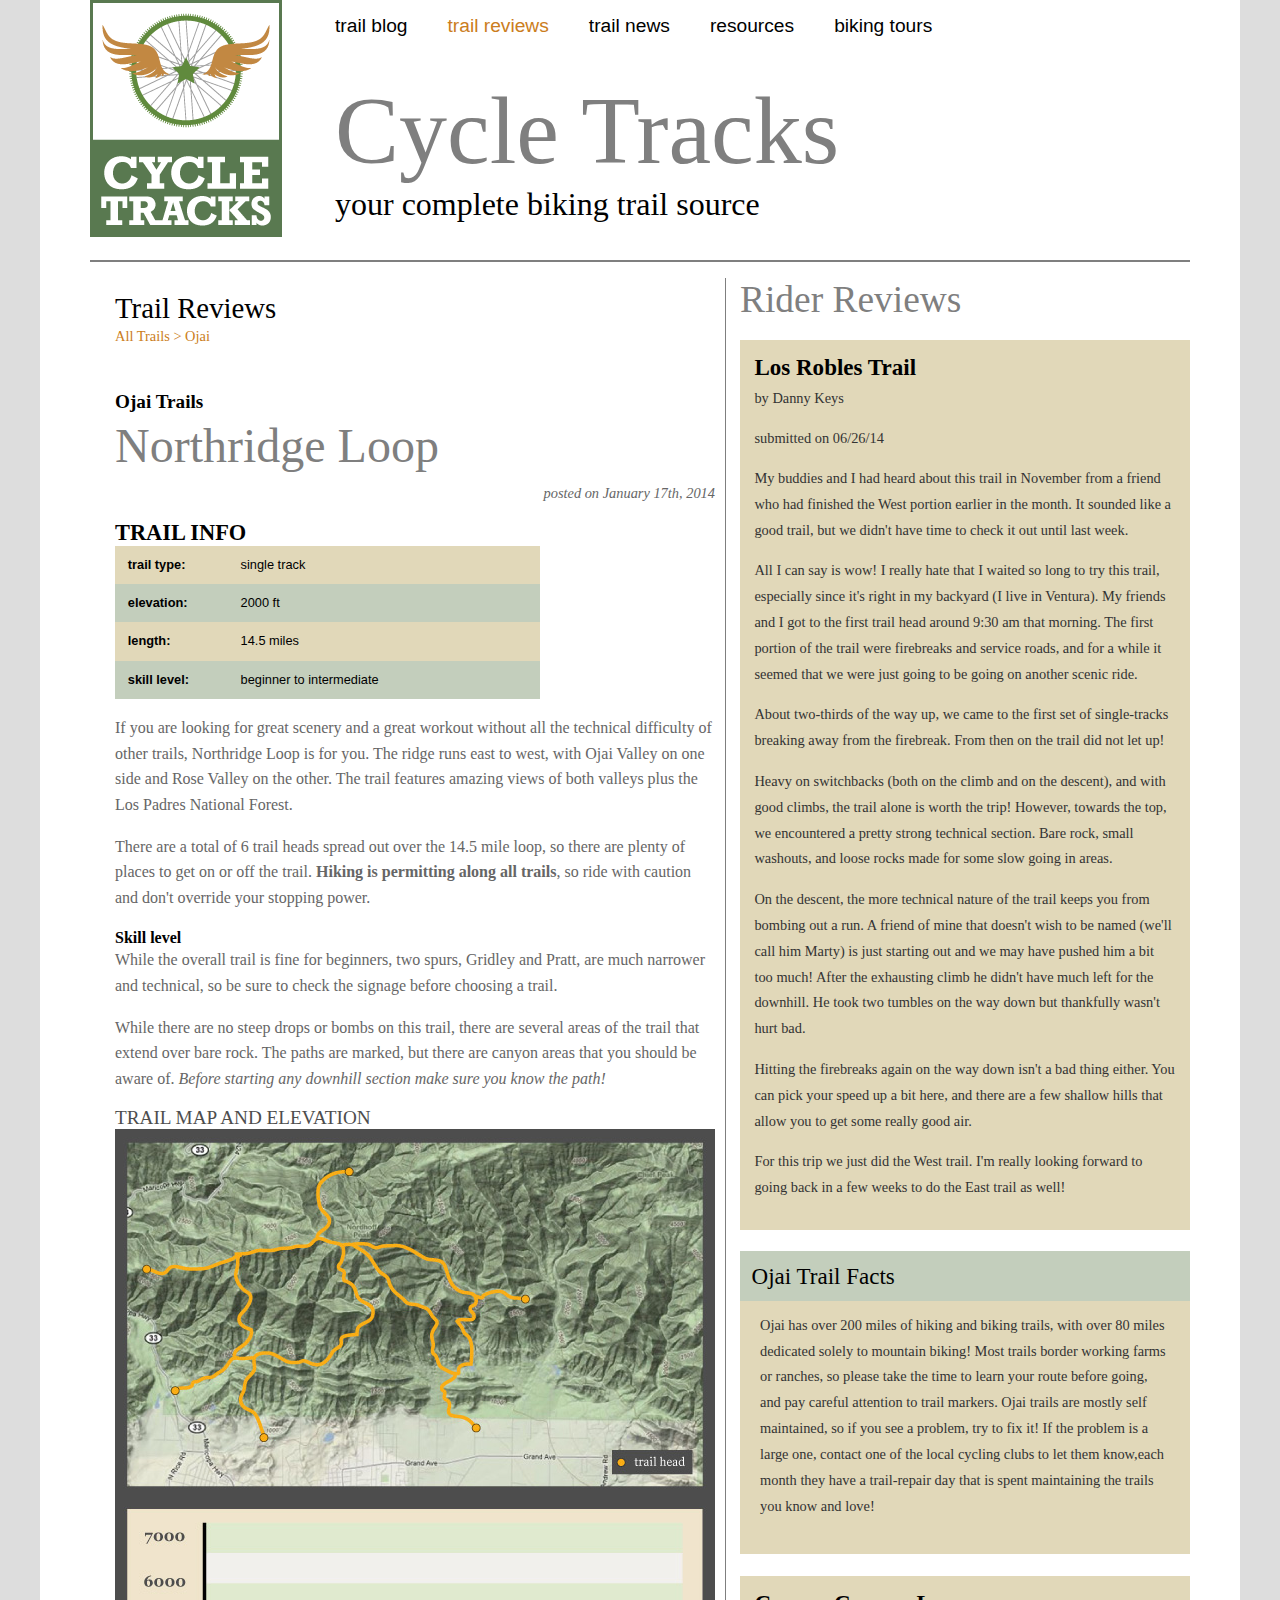
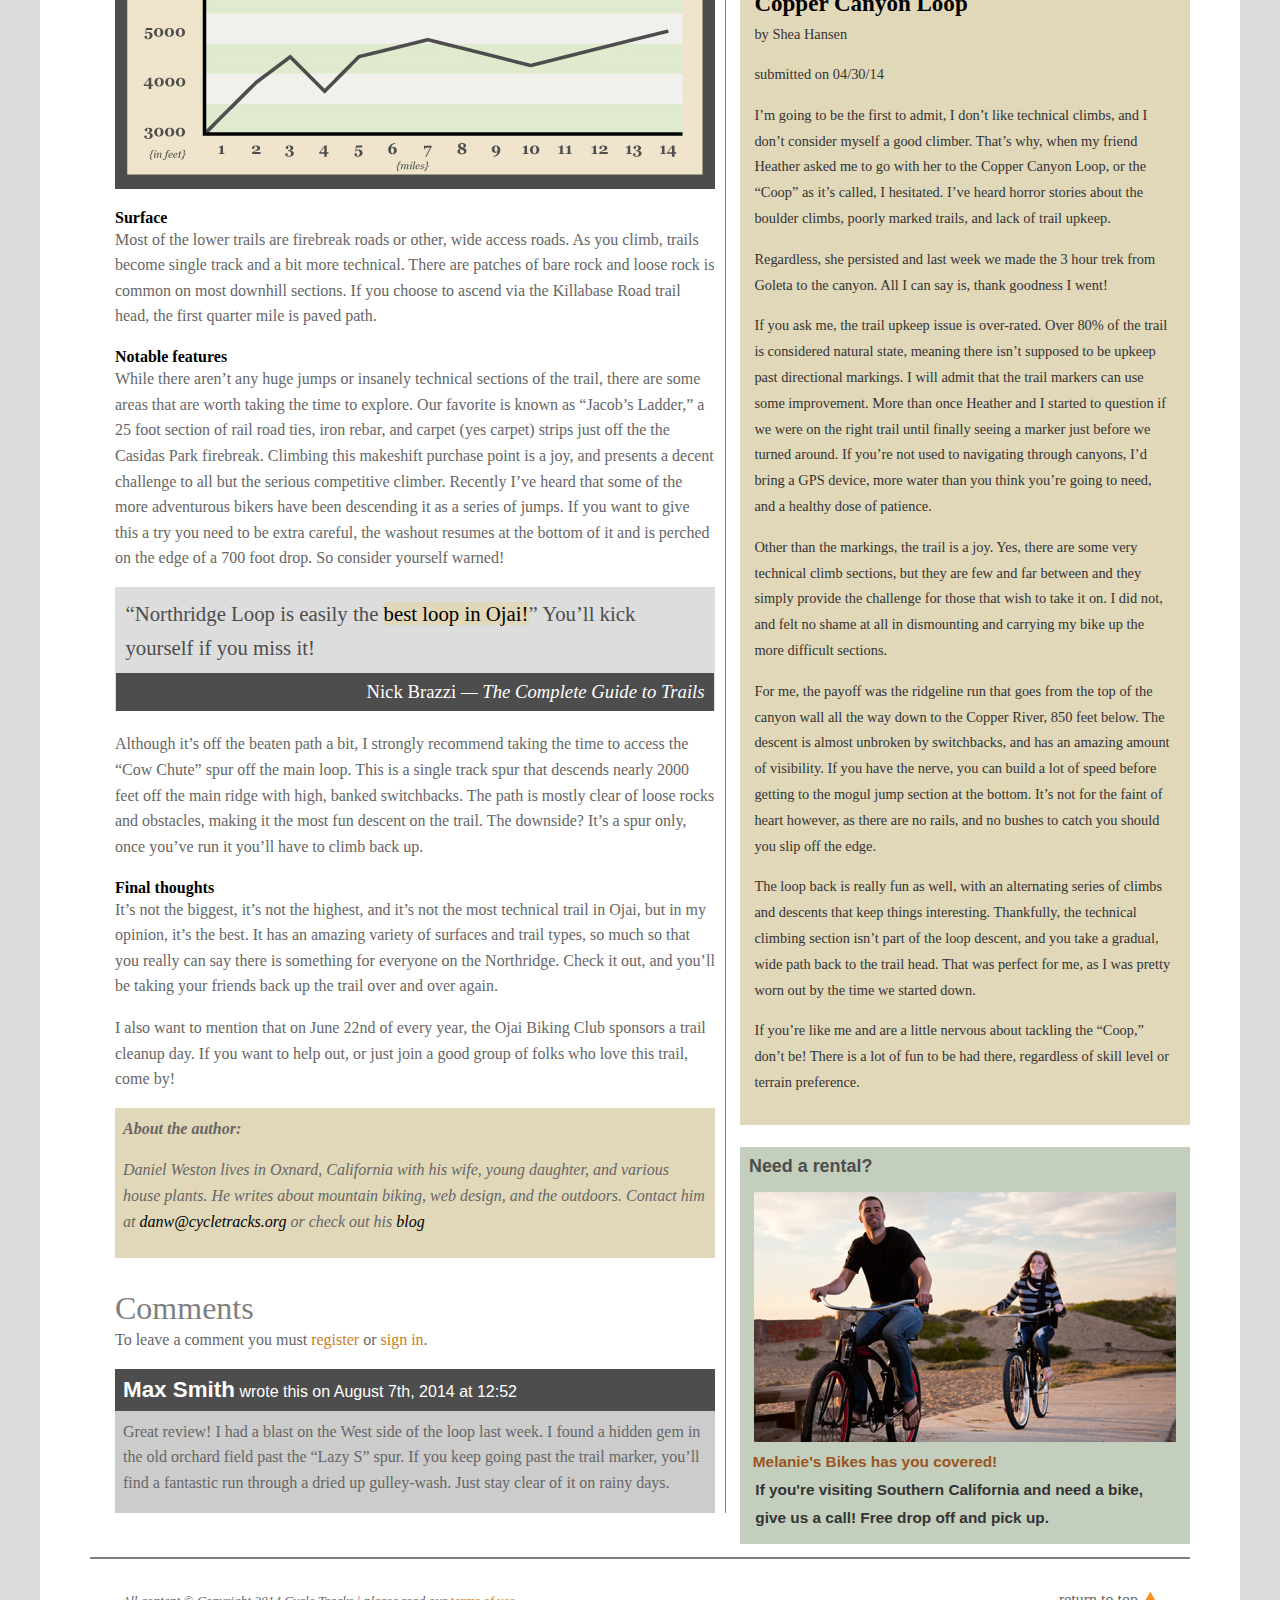
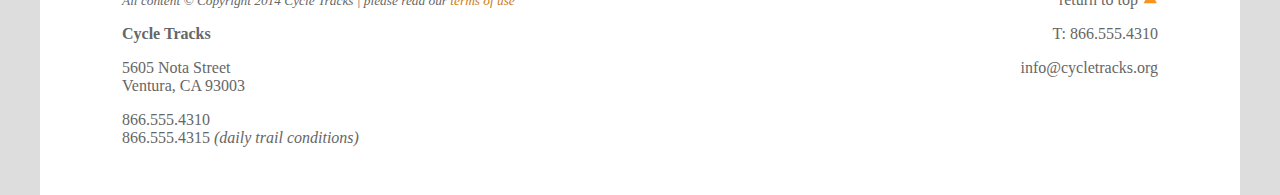
<file: index.html>
<!DOCTYPE html>
<html lang="en">
<head>
  <meta charset="utf-8">
  <title>Cycle Tracks Trail Guide</title>
  <link rel="stylesheet" href="styles/main.css" media="screen" title="no title">
  <!--below code (aka HTML5 Shiv) tells IE browsers(only) to check if Internet Explorer version is less than (lt) 9, if yes, run the script  -->
  <!-- [if lt IE9]><script src="cdnjs.cloudflare.com/ajax/libs/html5shiv/3.7.3/html5shiv.min.js"></script> [end if]-->
</head>
<body>
  <!-- The "document outline" is the structure of a document, generated by the document's headings, form titles, table titles, and any other appropriate landmarks to map out the document. The user agent can apply this information to generate a table of contents, for example. -->
  <!-- <header> is represents introductory content for its nearest ancestor sectioning content or setioning root element  -->
  <header id="mainHeader">
    <!-- branding and navigation go here  -->
    <h1>Cycle Tracks</h1>
    <p>your complete biking trail source</p>
  <nav>
    <!-- semantically we group nav items under <ul> to show they belong together -->
    <ul>
      <li><a href="blog.htm" title="Read our blog!">trail blog</a></li>
      <li><a href="trails.htm" title="Trail reviews" class="current">trail reviews</a></li>
      <li><a href="news.htm" title="Trail news">trail news</a></li>
      <li><a href="resources.htm" title="Trail resources">resources</a></li>
      <li><a href="tours.htm" title="Biking Tours">biking tours</a></li>
    </ul>
  </nav>
  </header>
  <main id="trailReview">
    <header>
    <h2>Trail Reviews</h2>
      <!-- “breadcrumb trail” is a type of secondary navigation scheme that reveals the user's location in a website or Web application -->
      <p class="breadcrumbs"><a href="all_trails.htm">All Trails</a> > <a href="#">Ojai</a></p>
      <p class="currentTrail">Ojai Trails</p>
    </header>
    <article>
      <!-- main review goes here. <article> tag means that the content can stand on its own, ie not dependant on other content-->
      <header>
        <h3>Northridge Loop</h3>
        <p class="pubdate">posted on <time datetime="2014-01-17">January 17th, 2014</time></p>
      </header>
      <table id="quickFacts">
        <caption>
          TRAIL INFO
        </caption>
        <tr>
          <th>trail type:</th>
          <td>single track</td>
        </tr>
        <tr>
          <th>elevation:</th>
          <td>2000 ft</td>
        </tr>
        <tr>
          <th>length:</th>
          <td>14.5 miles</td>
        </tr>
        <tr>
          <th>skill level:</th>
          <td>beginner to intermediate</td>
        </tr>
      </table>
      <p>If you are looking for great scenery and a great workout without all the technical difficulty of other trails, Northridge Loop is for you. The ridge runs east to west, with Ojai Valley on one side and Rose Valley on the other. The trail features amazing views of both valleys plus the Los Padres National Forest. </p>
        <p>There are a total of 6 trail heads spread out over the 14.5 mile loop, so there are plenty of places to get on or off the trail. <strong>Hiking is permitting along all trails</strong>, so ride with caution and don't override your stopping power.</p>
        <h4>Skill level</h4>
        <p>While the overall trail is fine for beginners, two spurs, Gridley and Pratt, are much narrower and technical, so be sure to check the signage before choosing a trail. </p>
        <p>While there are no steep drops or bombs on this trail, there are several areas of the trail that extend over bare rock. The paths are marked, but there are canyon areas that you should be aware of. <em>Before starting any downhill section make sure you know the path! </em></p>
        <!-- The goal of the <figure> element is to define the relationship of the illustrative content to the rest of the content and then to group all of that in a meaningful way. -->
        <figure>
          <figcaption>Trail Map and Elevation</figcaption>
          <img src="images/trail_map.jpg" alt="Northridge Trail Map" title="Northridge Trail Map"> <img src="images/trail_elevation.jpg" alt="Northridge Trail Elevation" title="Northridge Trail Elevation"/>
        </figure>
      <h4>Surface</h4>
      <p>Most of the lower trails are firebreak roads or other, wide access roads. As you climb, trails become single track and a bit more technical. There are patches of bare rock and loose rock is common on most downhill sections. If you choose to ascend via the Killabase Road trail head, the first quarter mile is paved path.</p>
        <h4>Notable features</h4>
        <!-- <cite> element is used, really, to reference any creative work or an author of a creative work -->
        <!-- <blockquote> is a quote from an author, it pertains to the article that it's inside of,-->
        <!-- The <address> element represents the contact information "for its nearest article or body element ancestor.
        "If that's the body element, then the contact information "applies to the document as a whole." -->
        <!-- <small> element has been redefined to represent legal text or other text that would normally be considered fine print. small print typically features disclaimers, caveats, legal restrictions or copyrights.  -->
        <!-- The <time> element represents its contents “along with a machine-readable form “of those contents in the datetime attribute. “The kind of content is limited “to various kinds of dates, times, “time-zone offsets, and durations -->
        <p>While there aren’t any huge jumps or insanely technical sections of the trail, there are some areas that are worth taking the time to explore. Our favorite is known as “Jacob’s Ladder,” a 25 foot section of rail road ties, iron rebar, and carpet (yes carpet) strips just off the the Casidas Park firebreak. Climbing this makeshift purchase point is a joy, and presents a decent challenge to all but the serious competitive climber. Recently I’ve heard that some of the more adventurous bikers have been descending it as a series of jumps. If you want to give this a try you need to be extra careful, the washout resumes at the bottom of it and is perched on the edge of a 700 foot drop. So consider yourself warned!</p>
        <blockquote><q>Northridge Loop is easily the <mark>best loop in Ojai!</mark></q> You’ll kick yourself if you miss it!
            <footer><cite><span class="author">Nick Brazzi</span> &#8212; The Complete Guide to Trails</cite></footer></blockquote>
        <p>Although it’s off the beaten path a bit, I strongly recommend taking the time to access the “Cow Chute” spur off the main loop. This is a single track spur that descends nearly 2000 feet off the main ridge with high, banked switchbacks. The path is mostly clear of loose rocks and obstacles, making it the most fun descent on the trail. The downside? It’s a spur only, once you’ve run it you’ll have to climb back up.</p>
        <h4>Final thoughts</h4>
        <p>It’s not the biggest, it’s not the highest, and it’s not the most technical trail in Ojai, but in my opinion, it’s the best. It has an amazing variety of surfaces and trail types, so much so that you really can say there is something for everyone on the Northridge. Check it out, and you’ll be taking your friends back up the trail over and over again. </p>
        <p>I also want to mention that on <time datetime="06-22">June 22nd</time> of every year, the Ojai Biking Club sponsors a trail cleanup day. If you want to help out, or just join a good group of folks who love this trail, come by!</p>
      <footer class="articleFooter">
        <p>About the author:</p>
        <address> Daniel Weston lives in Oxnard, California with his wife, young daughter, and various house plants. He writes about mountain biking, web design, and the outdoors. Contact him at <a href="mailto:danw@cycletracks.org" title="email Dan!">danw@cycletracks.org</a> or check out his <a href="http://www.danbikesalot.com" title="Dan's personal blog" rel="author">blog</a> </address>
      </footer>
      <section>
        <header>
          <h3>Comments</h3>
          <p>To leave a comment you must <a href="join.htm" title="Join our crew">register</a> or <a href="login.htm" title="sign in">sign in</a>.</p>
        </header>
          <article class="comment">
          <h4><span>Max Smith</span> wrote this on <time datetime="2014-08-07T12:52:01-02:00">August 7th, 2014 at 12:52</time></h4>
          <p>Great review! I had a blast on the West side of the loop last week. I found a hidden gem in the old orchard field past the “Lazy S” spur. If you keep going past the trail marker, you’ll find a fantastic run through a dried up gulley-wash. Just stay clear of it on rainy days.</p>
          </article>
      </section>
    </article>
  </main>
  <section id="riderReviews">
    <!-- rider reviews and Ojai facts go here -->
    <h2>Rider Reviews</h2>
    <article>
      <header>
      <h3>Los Robles Trail</h3>
        <p>by Danny Keys</p>
        <p>submitted on <time datetime="2014-06-26">06/26/14</time></p>
      </header>
      <p>My buddies and I had heard about this trail in November from a friend who had finished the West portion earlier in the month. It sounded like a good trail, but we didn't have time to check it out until last week.</p>
      <p>All I can say is wow! I really hate that I waited so long to try this trail, especially since it's right in my backyard (I live in Ventura). My friends and I got to the first trail head around 9:30 am that morning. The first portion of the trail were firebreaks and service roads, and for a while it seemed that we were just going to be going on another scenic ride.</p>
      <p>About two-thirds of the way up, we came to the first set of single-tracks breaking away from the firebreak. From then on the trail did not let up!</p>
      <p>Heavy on switchbacks (both on the climb and on the descent), and with good climbs, the trail alone is worth the trip! However, towards the top, we encountered a pretty strong technical section. Bare rock, small washouts, and loose rocks made for some slow going in areas. </p>
      <p>On the descent, the more technical nature of the trail keeps you from bombing out a run. A friend of mine that doesn't wish to be named (we'll call him Marty) is just starting out and we may have pushed him a bit too much! After the exhausting climb he didn't have much left for the downhill. He took two tumbles on the way down but thankfully wasn't hurt bad.</p>
      <p>Hitting the firebreaks again on the way down isn't a bad thing either. You can pick your speed up a bit here, and there are a few shallow hills that allow you to get some really good air.</p>
      <p>For this trip we just did the West trail. I'm really looking forward to going back in a few weeks to do the East trail as well!</p>
    </article>
    <!-- The <aside> element represents a section of a page "that consists of content that is tangentially" related to the content around the aside element and which could be considered separate from it. -->
    <aside>
      <h3>Ojai Trail Facts</h3>
      <p>Ojai has over 200 miles of hiking and biking trails, with over 80 miles dedicated solely to mountain biking! Most trails border working farms or ranches, so please take the time to learn your route before going, and pay careful attention to trail markers. Ojai trails are mostly self maintained, so if you see a problem, try to fix it! If the problem is a large one, contact one of the local cycling clubs to let them know,each month they have a trail-repair day that is spent maintaining the trails you know and love!</p>
    </aside>
    <article class="">
      <header class="rider-review-header">
      <h3>Copper Canyon Loop</h3>
      <p>by Shea Hansen </p>
      <p>submitted on <time datetime="2014-04-30">04/30/14</time></p>
      </header>
      <p>I’m going to be the first to admit, I don’t like technical climbs, and I don’t consider myself a good climber. That’s why, when my friend Heather asked me to go with her to the Copper Canyon Loop, or the “Coop” as it’s called, I hesitated. I’ve heard horror stories about the boulder climbs, poorly marked trails, and lack of trail upkeep. </p>
      <p>Regardless, she persisted and last week we made the 3 hour trek from Goleta to the canyon. All I can say is, thank goodness I went!</p>
      <p>If you ask me, the trail upkeep issue is over-rated. Over 80% of the trail is considered natural state, meaning there isn’t supposed to be upkeep past directional markings. I will admit that the trail markers can use some improvement. More than once Heather and I started to question if we were on the right trail until finally seeing a marker just before we turned around. If you’re not used to navigating through canyons, I’d bring a GPS device, more water than you think you’re going to need, and a healthy dose of patience.</p>
      <p>Other than the markings, the trail is a joy. Yes, there are some very technical climb sections, but they are few and far between and they simply provide the challenge for those that wish to take it on. I did not, and felt no shame at all in dismounting and carrying my bike up the more difficult sections. </p>
      <p>For me, the payoff was the ridgeline run that goes from the top of the canyon wall all the way down to the Copper River, 850 feet below. The descent is almost unbroken by switchbacks, and has an amazing amount of visibility. If you have the nerve, you can build a lot of speed before getting to the mogul jump section at the bottom. It’s not for the faint of heart however, as there are no rails, and no bushes to catch you should you slip off the edge.</p>
      <p>The loop back is really fun as well, with an alternating series of climbs and descents that keep things interesting. Thankfully, the technical climbing section isn’t part of the loop descent, and you take a gradual, wide path back to the trail head. That was perfect for me, as I was pretty worn out by the time we started down. </p>
      <p>If you’re like me and are a little nervous about tackling the “Coop,” don’t be! There is a lot of fun to be had there, regardless of skill level or terrain preference. </p>
    </article>
    </section>
  <aside id="adCopy">
     <!-- Ad copy goes here -->
     <!-- <rel="nofollow" disassociates your website with the provided url -->
     <h3>Need a rental?</h3>
     <img src="images/bikes.jpg" alt="Melanie's Bikes">
     <p><a href="http://www.melsbikerentals.com" title="Melanie's Bikes" rel="external nofollow">Melanie's Bikes has you covered!</p>
     <p>If you're visiting Southern California and need a bike, give us a call! Free drop off and pick up.</p>
  </aside>
  <footer id="pageFooter">
    <!-- disclaimer and contact info goes here -->
    <!-- <footer> element represents a footer for its nearest ancestor sectioning content or sectioning root element (ie the tag its in). typically contains info about its section such as who wrote it, links to related docs, copyright etc -->
    <!-- "The div element has no special meaning at all, "it represents its children." That's it. "It can be used with the class, lang, and title "attributes to mark up semantics common to a group "of consecutive elements. "Authors are strongly encouraged to view "the div element as an element of last resort, "for when no other element is suitable. "Use of more appropriate elements "instead of the div element "leads to better accessibility for readers "and easier maintainability for authors." -->
    <!-- <mark> element represents a run of text in one "document marked or highlighted "for reference purposes, "due to its relevance in another context. -->
    <div class="rightCol">
      <p class="topLink"><a href="#mainHeader">return to top</a></p>
      <p><a href="tel://866-555-4310" title="give us a call">T: 866.555.4310</a></p>
      <p><a href="mailto:info@cycletracks.org" title="drop us a line">info@cycletracks.org</a></p>
    </div>
    <div class="leftCol">
      <p><small>All content &copy; Copyright 2014 Cycle Tracks | please read our <a href="legal.htm" rel="license">terms of use</a></small></p>
      <p> <b>Cycle Tracks</b></p>  <!-- <b> no importance other than draw attention -->
      <p>5605 Nota Street<br>Ventura, CA 93003</p>
      <p>866.555.4310<br>866.555.4315 <i>(daily trail conditions)</i></p> <!-- <i> alternate voice or mood -->
    </div>
  </footer>
</body>
</html>

<!-- "The dl element represents an association list "consisting of zero or more name-value groups "(a description list). "A name-value group consists of "one or more names ..." which are dt element, "Followed by one or more values (dd elements), "ignoring any nodes other than dt and dd." -->
<!-- Example: Name-value groups may be "terms and definitions, metadata topics and values, "questions and answers, "or any other groups of name-value data." -->
</file>
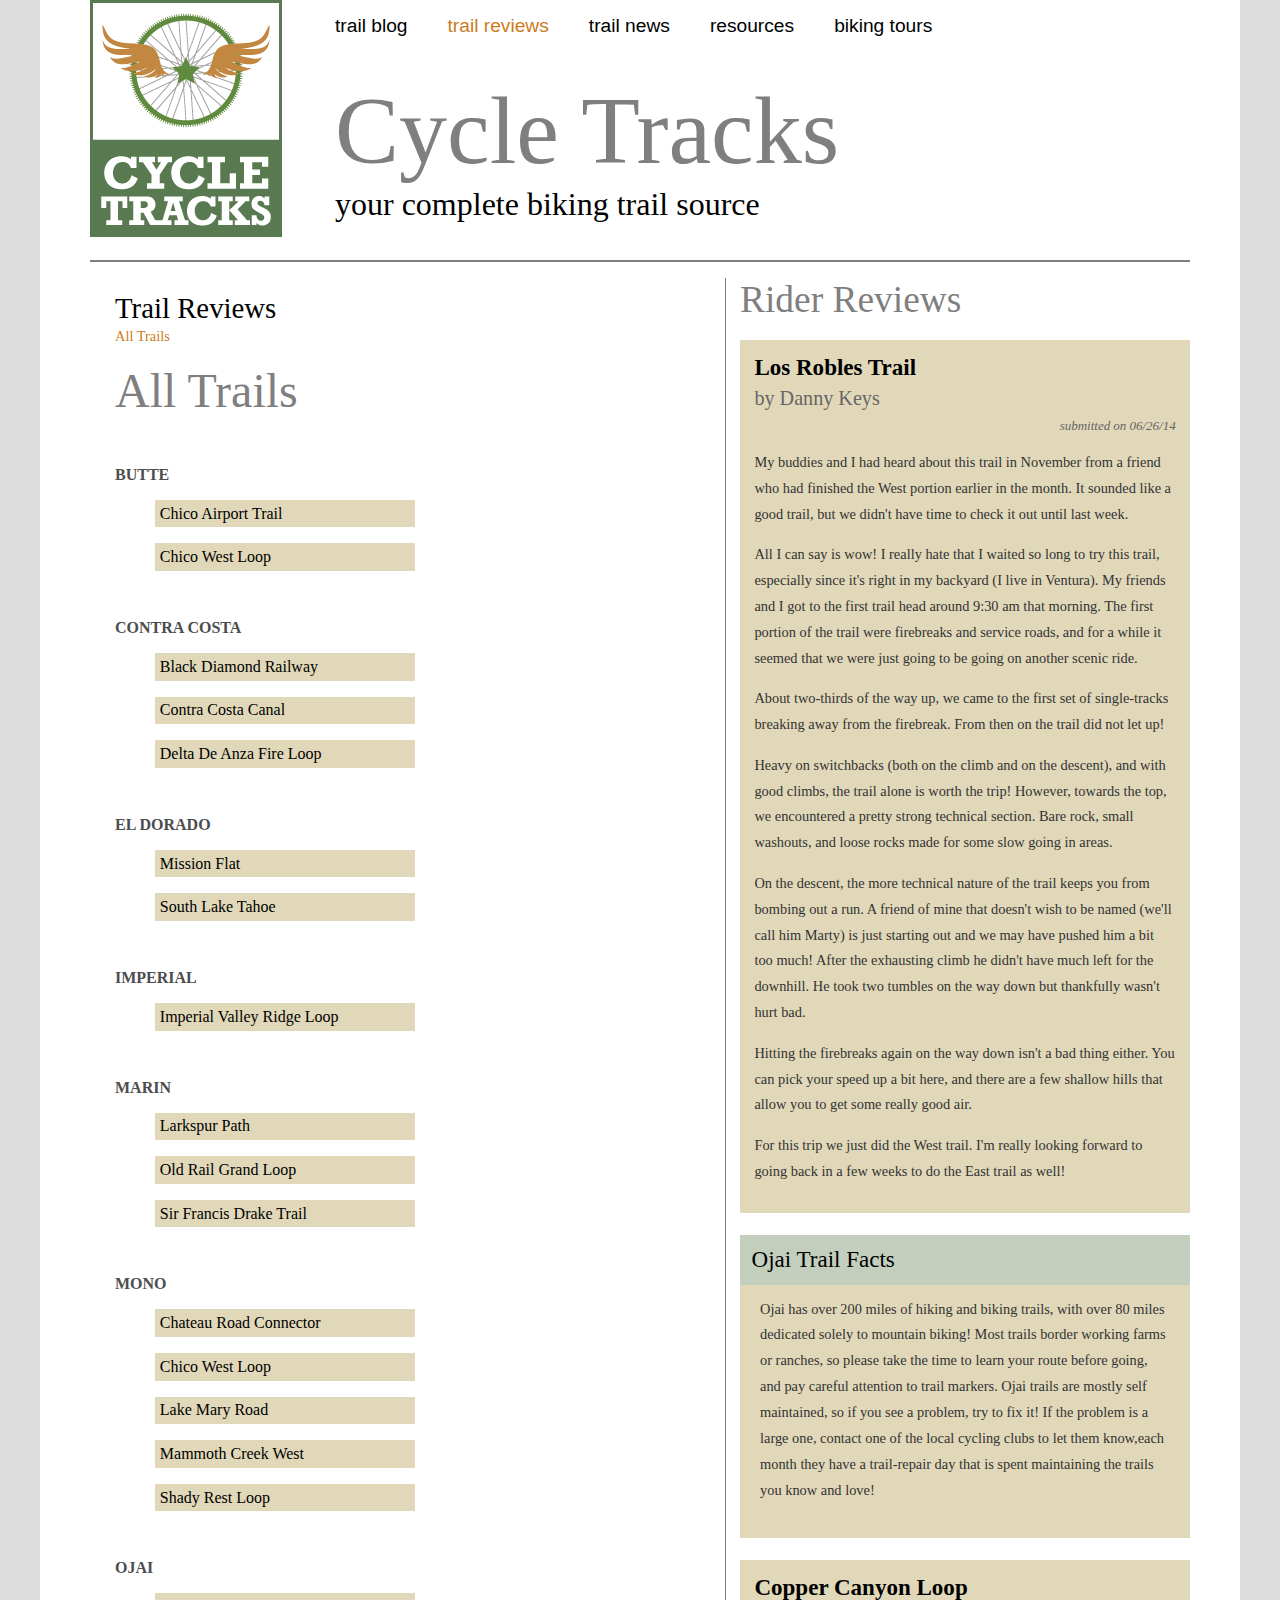
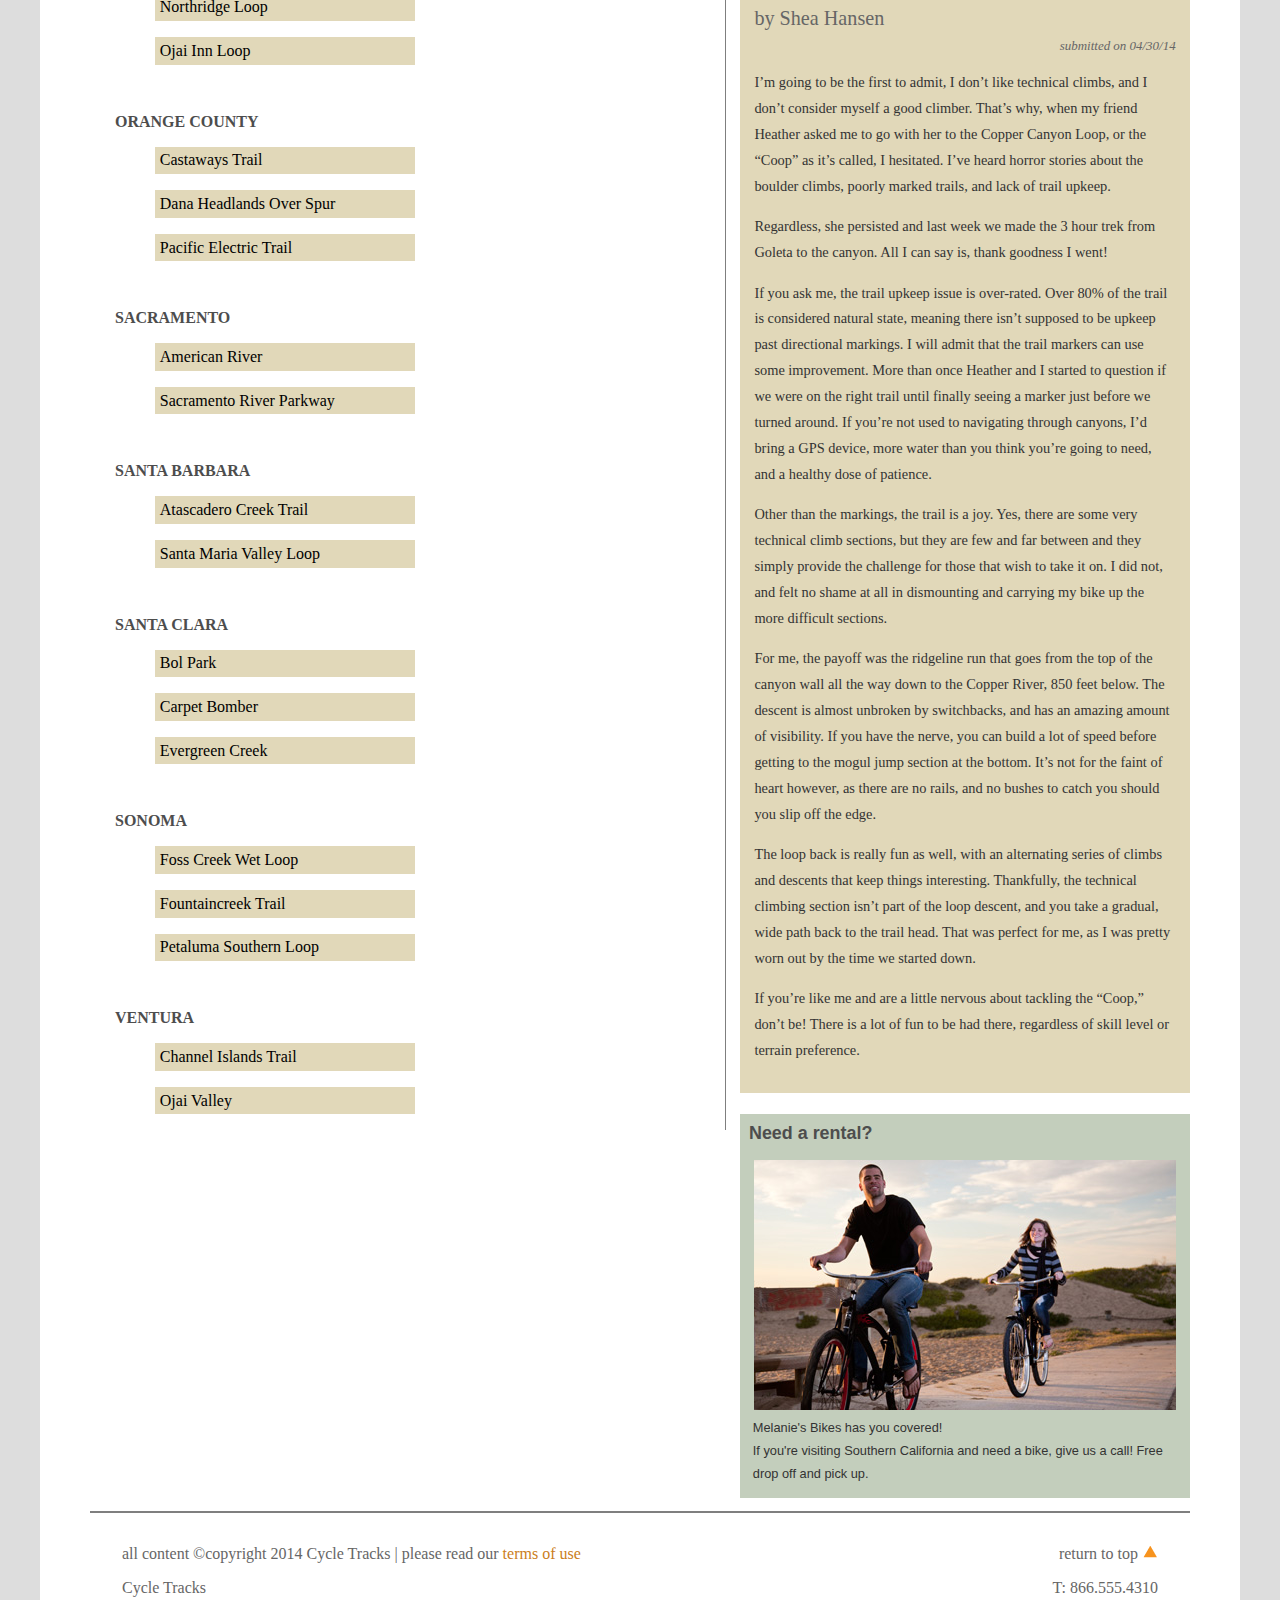
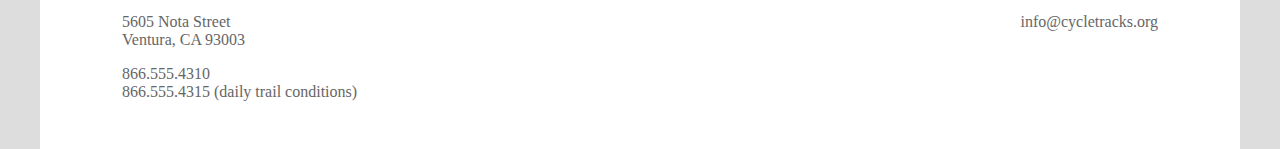
<file: all-trails.htm>
<!doctype html>
<html lang="en">
<head>
<meta charset="utf-8">
<title>Cycle Tracks Trail Guide</title>
<link href="styles/main.css" rel="stylesheet" media="screen">
<!--[if lt IE 9]>
<script src="http://html5shim.googlecode.com/svn/trunk/html5.js"></script>
<![endif]-->
</head>
<body>
<header id="mainHeader">
    <h1>Cycle Tracks</h1>
    <p>your complete biking trail source</p>
    <nav>
        <ul>
          <li><a href="blog.htm" title="Read our blog!">trail blog</a></li>
          <li><a href="all-trails.htm" title="Trail reviews" class="current">trail reviews</a></li>
          <li><a href="news.htm" title="Trail news">trail news</a></li>
          <li><a href="resources.htm" title="Trail resources">resources</a></li>
          <li><a href="tours.htm" title="Biking Tours">biking tours</a></li>
        </ul>
    </nav>
</header>
<main id="trailReviews">
    <header>
        <h2>Trail Reviews</h2>
        <p class="breadcrumbs"><a href="all_trails.htm">All Trails</a></p>
    </header>
    <article>
         <h3>All Trails</h3>
         <!-- <defintion list> element represents an association list "consisting of zero or more name-value groups "(a description list). -->
         <!-- as long as there's a clear relationship between the name-value pairs, almost anything can be described by a definition list. -->
         <!-- A name-value group consists of "one or more names ..." which are dt element, "Followed by one or more values (dd elements), "ignoring any nodes other than dt and dd." -->
         <!-- "Name-value groups may be "terms and definitions, metadata topics and values, "questions and answers, "or any other groups of name-value data." -->
        <dl>
         <dt>Butte</dt>
             <dd><a href="#" title="our trails">Chico Airport Trail</a></dd>
             <dd><a href="#" title="our trails">Chico West Loop</a></dd>
         <dt>Contra Costa</dt>
             <dd><a href="#" title="our trails">Black Diamond Railway</a></dd>
             <dd><a href="#" title="our trails">Contra Costa Canal</a></dd>
             <dd><a href="#" title="our trails">Delta De Anza Fire Loop</a></dd>
         <dt>El Dorado</dt>
             <dd><a href="#" title="our trails">Mission Flat</a></dd>
             <dd><a href="#" title="our trails">South Lake Tahoe</a></dd>
         <dt>Imperial</dt>
             <dd><a href="#" title="our trails">Imperial Valley Ridge Loop</a></dd>
         <dt>Marin</dt>
             <dd><a href="#" title="our trails">Larkspur Path</a></dd>
             <dd><a href="#" title="our trails">Old Rail Grand Loop</a></dd>
             <dd><a href="#" title="our trails">Sir Francis Drake Trail</a></dd>
         <dt>Mono</dt>
             <dd><a href="#" title="our trails">Chateau Road Connector</a></dd>
             <dd><a href="#" title="our trails">Chico West Loop</a></dd>
             <dd><a href="#" title="our trails">Lake Mary Road</a></dd>
             <dd><a href="#" title="our trails">Mammoth Creek West</a></dd>
             <dd><a href="#" title="our trails">Shady Rest Loop</a></dd>
         <dt>Ojai</dt>
                <dd><a href="trails.htm" title="our trails">Northridge Loop</a></dd>
                <dd><a href="#" title="our trails">Ojai Inn Loop</a></dd>
         <dt>Orange County</dt>
             <dd><a href="#" title="our trails">Castaways Trail</a></dd>
             <dd><a href="#" title="our trails">Dana Headlands Over Spur</a></dd>
             <dd><a href="#" title="our trails">Pacific Electric Trail</a></dd>
         <dt>Sacramento</dt>
             <dd><a href="#" title="our trails">American River</a></dd>
             <dd><a href="#" title="our trails">Sacramento River Parkway</a></dd>
         <dt>Santa Barbara</dt>
             <dd><a href="#" title="our trails">Atascadero Creek Trail</a></dd>
             <dd><a href="#" title="our trails">Santa Maria Valley Loop</a></dd>
         <dt>Santa Clara</dt>
             <dd><a href="#" title="our trails">Bol Park</a></dd>
             <dd><a href="#" title="our trails">Carpet Bomber</a></dd>
             <dd><a href="#" title="our trails">Evergreen Creek</a></dd>
         <dt>Sonoma</dt>
             <dd><a href="#" title="our trails">Foss Creek Wet Loop</a></dd>
             <dd><a href="#" title="our trails">Fountaincreek Trail</a></dd>
             <dd><a href="#" title="our trails">Petaluma Southern Loop</a></dd>
         <dt>Ventura</dt>
             <dd><a href="#" title="our trails">Channel Islands Trail</a></dd>
             <dd><a href="#" title="our trails">Ojai Valley</a></dd>
        </dl>
    </article>
</main>
<section id="riderReviews">
    <h2>Rider Reviews</h2>
    <article>
        <header>
            <h3>Los Robles Trail</h3>
            <p class="byline">by Danny Keys</p>
            <p class="pubdate">submitted on 06/26/14 </p>
        </header>
        <p>My buddies and I had heard about this trail in November from a friend who had finished the West portion earlier in the month. It sounded like a good trail, but we didn't have time to check it out until last week.</p>
        <p>All I can say is wow! I really hate that I waited so long to try this trail, especially since it's right in my backyard (I live in Ventura).
            My friends and I got to the first trail head around 9:30 am that morning. The first portion of the trail were firebreaks and service roads, and for a while it seemed that we were just going to be going on another scenic ride.</p>
        <p>About two-thirds of the way up, we came to the first set of single-tracks breaking away from the firebreak. From then on the trail did not let up!</p>
        <p>Heavy on switchbacks (both on the climb and on the descent), and with good climbs, the trail alone is worth the trip! However, towards the top, we encountered a pretty strong technical section. Bare rock, small washouts, and loose rocks made for some slow going in areas. </p>
        <p>On the descent, the more technical nature of the trail keeps you from bombing out a run. A friend of mine that doesn't wish to be named (we'll call him Marty) is just starting out and we may have pushed him a bit too much! After the exhausting climb he didn't have much left for the downhill. He took two tumbles on the way down but thankfully wasn't hurt bad.</p>
        <p>Hitting the firebreaks again on the way down isn't a bad thing either. You can pick your speed up a bit here, and there are a few shallow hills that allow you to get some really good air.</p>
        <p>For this trip we just did the West trail. I'm really looking forward to going back in a few weeks to do the East trail as well!</p>
    </article>
    <aside>
        <h3>Ojai Trail Facts</h3>
        <p>Ojai has over 200 miles of hiking and biking trails, with over 80 miles dedicated solely to mountain biking! Most trails border working farms or ranches, so please take the time to learn your route before going, and pay careful attention to trail markers. Ojai trails are mostly self maintained, so if you see a problem, try to fix it! If the problem is a large one, contact one of the local cycling clubs to let them know,each month they have a trail-repair day that is spent maintaining the trails you know and love!</p>
    </aside>
    <article>
        <header>
            <h3>Copper Canyon Loop</h3>
            <p class="byline">by Shea Hansen </p>
            <p class="pubdate">submitted on 04/30/14 </p>
        </header>
        <p>I’m going to be the first to admit, I don’t like technical climbs, and I don’t consider myself a good climber. That’s why, when my friend Heather asked me to go with her to the Copper Canyon Loop, or the “Coop” as it’s called, I hesitated. I’ve heard horror stories about the boulder climbs, poorly marked trails, and lack of trail upkeep. </p>
        <p>Regardless, she persisted and last week we made the 3 hour trek from Goleta to the canyon. All I can say is, thank goodness I went!</p>
        <p>If you ask me, the trail upkeep issue is over-rated. Over 80% of the trail is considered natural state, meaning there isn’t supposed to be upkeep past directional markings. I will admit that the trail markers can use some improvement. More than once Heather and I started to question if we were on the right trail until finally seeing a marker just before we turned around. If you’re not used to navigating through canyons, I’d bring a GPS device, more water than you think you’re going to need, and a healthy dose of patience.</p>
        <p>Other than the markings, the trail is a joy. Yes, there are some very technical climb sections, but they are few and far between and they simply provide the challenge for those that wish to take it on. I did not, and felt no shame at all in dismounting and carrying my bike up the more difficult sections. </p>
        <p>For me, the payoff was the ridgeline run that goes from the top of the canyon wall all the way down to the Copper River, 850 feet below. The descent is almost unbroken by switchbacks, and has an amazing amount of visibility. If you have the nerve, you can build a lot of speed before getting to the mogul jump section at the bottom. It’s not for the faint of heart however, as there are no rails, and no bushes to catch you should you slip off the edge.</p>
        <p>The loop back is really fun as well, with an alternating series of climbs and descents that keep things interesting. Thankfully, the technical climbing section isn’t part of the loop descent, and you take a gradual, wide path back to the trail head. That was perfect for me, as I was pretty worn out by the time we started down. </p>
        <p>If you’re like me and are a little nervous about tackling the “Coop,” don’t be! There is a lot of fun to be had there, regardless of skill level or terrain preference. </p>
    </article>
</section>
<aside id="adCopy">
    <h3>Need a rental?</h3>
    <img src="images/bikes.jpg" alt="Melanie's Bikes">
    <p>Melanie's Bikes has you covered!</p>
    <p>If you're visiting Southern California and need a bike, give us a call! Free drop off and pick up.</p>
</aside>
<footer id="pageFooter">
    <div class="rightCol">
        <p class="topLink"><a href="#mainHeader">return to top</a></p>
        <p><a href="tel://866-555-4310" title="give us a call">T: 866.555.4310</a></p>
        <p><a href="mailto:info@cycletracks.org" title="drop us a line">info@cycletracks.org</a></p>
    </div>
    <div class="leftCol">
        <p>all content &copy;copyright 2014 Cycle Tracks    | please read our <a href="#">terms of use</a></p>
        <p>Cycle Tracks</p>
        <p>5605 Nota Street<br>
            Ventura, CA 93003</p>
        <p>866.555.4310<br>
            866.555.4315 (daily trail conditions)</p>
    </div>
</footer>
</body>
</html>
</file>
<file: styles/main.css>
@charset "UTF-8";

/*color guide:
#e1d8b9 sand
#cb7d20 orange
#952 accent orange (dark)
#3c6b92 main blue
#2c566a teal
#c3cebc light green
#7f7f7f accent gray
*/

/*limited reset*/
html, body, div, section, article, aside, header, hgroup, footer, nav, h1, h2, h3, h4, h5, h6, p, blockquote, address, time, span, em, strong, img, ol, ul, li, figure, canvas, video, th, td, tr {
    margin: 0;
    padding: 0;
    border: 0;
}
a {
    text-decoration: none;
    color: #cb7d20;
}
a:hover {
    color: #952;
}

/*html5 display rule*/
address, article, aside, canvas, details, figcaption, figure, footer, header, hgroup, nav, menu, nav, section, summary {
    display: block;
}
html {
    background: #ddd;
}
body {
    font: 100% Georgia, "Times New Roman", Times, serif;
    width: 1100px;
    margin: 0 auto;
    padding: 0 50px;
    text-align:left;
    position: relative;
    background: white;
}

nav ul, ul.menu {
    list-style: none;
}

/* layout styles */
header#mainHeader {
    height: 185px;
}
main {
    float: left;
    width: 600px;
    padding: 0 10px 0 25px;
    margin-bottom: 2em;
}
section#riderReviews, section#reviews {
    float: right;
    clear: right;
    width: 450px;
    margin-bottom: 0;
}
aside#adCopy {
    float: right;
    clear: right;
    width: 450px;
    margin-bottom: 1em;
}
footer#pageFooter {
    clear: both;
    overflow: auto;
}

.floatRight {
    float: right;
}
.floatLeft {
    float: left;
}
.imgRight {
    float: right;
    margin-left: 1em;
    margin-bottom: 1 em;
}

/*-------------presentation styles---------------*/

.pubdate {
    text-align:right;
    color: #666;
    font-size: .9em;
    font-style: italic;
}

/*header styles*/
header#mainHeader {
    background: url(../images/tracks-logo.gif) no-repeat;
    padding: 75px 0 0 245px;
    position: relative;
    border-bottom: 2px solid #7f7f7f;
    margin-bottom: 1em;
}
header#mainHeader h1 span {
    position: absolute;
    left: -2000em;
}
header#mainHeader nav {
    position: absolute;
    left: 225px;
    top: 0;
    padding-top: 15px;
}
header#mainHeader ul {
    float: left;
}
header#mainHeader ul li {
    float: left;
}
header#mainHeader ul li a{
    font-family: Arial, Helvetica, sans-serif;
    font-size: 1.2em;
    color: #000;
    padding: 0 20px;
    border-right: 1px solid #000;
    text-decoration: none;
}
header#mainHeader ul li a:last-child{
    border: none;
}
header#mainHeader ul li a.current {
    color: #cb7d20;
}
header#mainHeader ul li a:hover {
    color: #cb7d20;
}
header#mainHeader h1 {
    font-size: 6em;
    color: #7f7f7f;
    font-weight: normal;
}
header#mainHeader p {
    font-weight: normal;
    font-size: 2em;
}

/*trail info section styles*/
main {
    border-right: 1px solid #7f7f7f;
}
p.breadcrumbs {
    font-size: .9em;
    color: #cb7d20;
}
main header a {
    color: #cb7d20;
}
main header a:hover {
    color:#952
}
main header h2 {
    font-weight: normal;
    font-size: 1.8em;
    margin-top: .5em;
}
main article h3 {
    font-weight: normal;
    color: #7f7f7f;
    font-size: 3em;
    margin-bottom: .2em;
}
main article h3.submit {
    font-size: 2em;
    margin: 1em 0 .2em;
}
main caption {
    text-transform: uppercase;
    font-weight: bold;
    font-size: 1.4em;
    text-align: left;
}

main table#quickFacts {
    width: 425px;
    background: #c3cebc;
    border: none;
    margin: .5em 0 1em;
    border-spacing: 0;
    border-collapse: collapse;
}
main table#quickFacts th {
    width: 100px;
}
main table#quickFacts th, main table#quickFacts td {
    font-family: Arial, Helvetica, sans-serif;
    font-size: .8em;
    padding-left: 1em;
    text-align: left;
    line-height: 3;
    margin:0;
}
main table#quickFacts tr:nth-child(odd)  {
    background: #e1d8b9;
}
main p, main address {
    color: #666;
    line-height: 1.6;
    margin-bottom: 1em;
}
main p.summary {
    font-size: 1.2em;
    font-style: italic;
}
main img{
    display: block;
}
main figcaption {
    text-transform: uppercase;
    color: #4d4d4d;
    font-size: 1.2em;
}
main blockquote {
    background: #ddd;
    color: #4d4d4d;
    font-size: 1.3em;
    line-height: 1.6;
    margin-bottom: 1em;
    padding: .5em .5em 0;
}

main blockquote q mark {
    background-color: #e1d8b9;
}
main blockquote footer{
    background: #4d4d4d;
    color: #fff;
    text-align: right;
    padding: .5em;
    line-height: 1;
    margin: .5em -.5em 0;
    font-size: .9em;
}
main .author {
    font-style: normal;
}
main h4 {
    font-size: 1em;
    margin-top: 1.2em;
    margin-bottom: 0;
    color: #000;
}
main .currentTrail {
    margin-top: 2em;
    font-size: 1.2em;
    margin-bottom: 0;
    color: #000;
    font-weight: bold;
}
main footer.articleFooter {
    background: #e1d8b9;
    padding: .5em;
    margin-bottom: 2em;
}
main footer.articleFooter p {
    margin: :0 0 .5em; /* top | horizontal | bottom */
}
main footer.articleFooter p:first-child {
    font-weight: bold;
    font-style: italic;
}
main article.comment {
    background: #ccc;
    padding: 0 .5em .1em; /* top | horizontal | bottom */
}
main time.pubdate {
    text-align: left;
    margin-bottom: 1em;
}
main article section h3 {
    font-size: 2em;
    margin: 0;
}
main article.comment h4 {
    background: #4d4d4d;
    font-family: Arial, Helvetica, sans-serif;
    font-size: 1em;
    color: #fff;
    padding: .5em;
    margin: 0 -.5em .5em;
    font-weight: normal;
}
main article.comment h4 span {
    font-size: 1.4em;
    font-weight: bold;
}
main dt {
    font-weight: bold;
    text-transform: uppercase;
    color:#4d4d4d;
    margin: 3em 0 1em;
}
main dd {
    width: 250px;
    background: #e1d8b9;
    margin-bottom: 1em;
    padding: .3em;
}
main a {
    color: #000;
}
main a:hover {
    color: #952;
}
/* blog entry styles */
.recipe h4 {
    font-size: 1.6em;
    font-weight: normal;
    margin-bottom: 1em;
    color: #2c566a;
}
.recipe h4.ingredients, .recipe h4.directions {
    margin-bottom: 0.2em;
}
.recipe h4 time, .recipe h4 span{
    color: #7f7f7f;
    font-style: italic;
}
.recipe ul, .recipe ol {
    list-style: none;
    margin: 0;
    padding: 0;
}
.recipe li {
    font-size: 1.2em;
    color: #7f7f7f;
    margin-bottom: .5em;
}
/*trail news, reviews, and aside styles*/
section#riderReviews {
    font-size: 90%;
}
section#riderReviews h2, section#reviews h2{
    font-size: 2.6em;
    font-weight: normal;
    color: #7f7f7f;
    margin-bottom: .5em;
}
section#reviews .review-summary {
    color: #3c6b92;
    margin-bottom: 1em;
    font-size: 1.2em;
}
section#reviews h3 {
    font-size: 2em;
    font-weight: normal;
    color: #7f7f7f;
    margin-bottom: 0;
}
section#riderReviews article {
    background: #e1d8b9;
    padding: 1em 1em;
    margin-bottom: 1.5em;
}
section#riderReviews article h3 {
    font-size: 1.6em;
    margin-bottom: .2em;
    color: #000;
    font-weight:bold;
}
section#riderReviews .byline {
    font-size: 1.4em;
    color: #666;
    font-weight: normal;
    line-height: 1.2;
    margin-bottom: .2em;
}
section#riderReviews article p, section#riderReviews aside p, aside#adCopy p {
    line-height: 1.8;
    color: #333;
    margin-bottom:1em;
}
section#riderReviews .pubdate {
    color: #666;
}

section#riderReviews aside, #reviews article {
    background: #e1d8b9;
    padding: 0 20px 20px;
    margin-bottom: 1.5em;
}
section#riderReviews aside h3 {
    font-size: 1.6em;
    color: #000;
    background: #c3cebc;
    margin: 0 -20px .5em;
    padding: .5em;
    font-weight: normal;
}
section#reviews article h3 {
    font-size: 1em;
    color: #000;
    background: #c3cebc;
    margin: 0 -20px .5em;
    padding: .5em;
    font-weight: normal;
}
section#reviews article h3 span {
    font-size: 1.4em;
}
section#reviews article p {
    line-height: 1.4;
    color: #333;
    margin-bottom:.5em;
}
section#reviews article p.item-reviewed {
    font-style: italic;
}
section#reviews article p.rating {
    font-weight: bold;
}
aside#adCopy {
    background: #c3cebc;
    font-family: Gotham, "Helvetica Neue", Helvetica, Arial, sans-serif;
    font-size: .8em;
    padding-bottom: 1em;
}
aside#adCopy h3 {
    font-size: 1.4em;
    margin-bottom: .2em;
    color: #4d4d4d;
    font-weight:bold;
    padding: 0.5em;
}
aside#adCopy img {
    display: block;
    margin: .5em auto;
}
aside#adCopy a{
    font-size: 1.2em;
    color: #952;
    font-weight: bold;
}
aside#adCopy a:hover {
    color: #3c6b92;
    text-decoration:underline;
}
aside#adCopy p{
    margin-bottom: 0;
    padding: 0 1em;
}
/*footer styles*/
footer#pageFooter {
    border-top: 2px solid #7f7f7f;
    padding: 2em;
}
footer#pageFooter div.leftCol {
    float: left;
    width: 600px;
}
footer#pageFooter div.rightCol {
    float: right;
    width: 420px;
    text-align: right;
}
footer#pageFooter div.rightCol a {
    color: #666;
}
footer#pageFooter div.rightCol a:hover {
    color: #952;
}
footer#pageFooter p {
    margin-bottom: 1em;
    color: #666;
}
footer#pageFooter p.topLink {
    background: url(../images/up.gif) no-repeat right center;
    padding-right: 20px;
}
footer#pageFooter small {
    font-style: italic;
}
</file>
